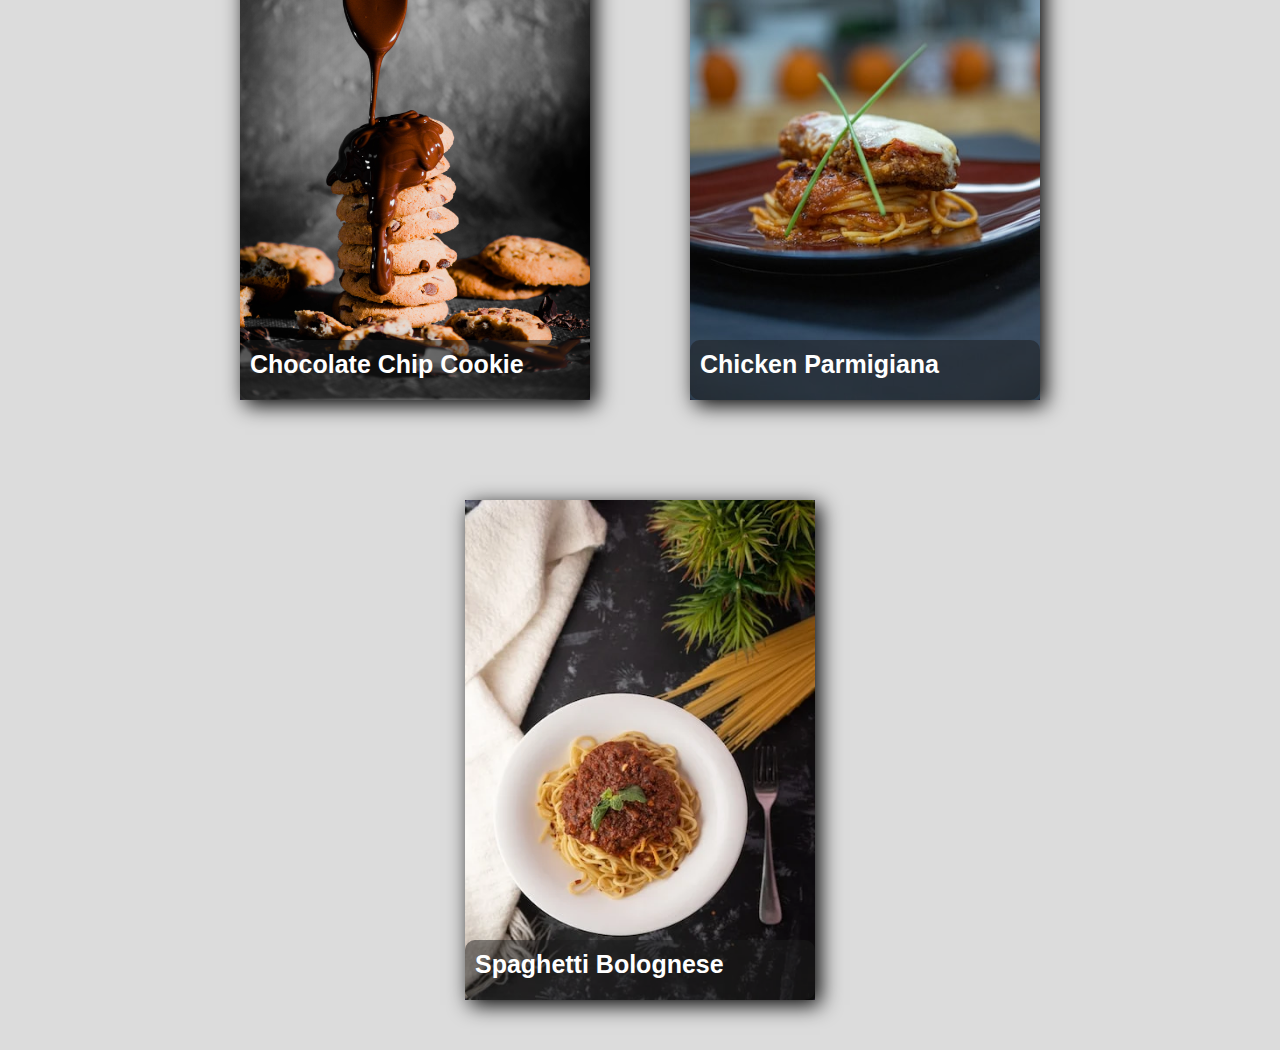
<file: index.html>
<!DOCTYPE html>
<html lang="en">
  <head>
    <meta charset="UTF-8" />
    <meta http-equiv="X-UA-Compatible" content="IE=edge" />
    <meta name="viewport" content="width=device-width, initial-scale=1.0" />
    <title>Odin-Recipes</title>
    <link rel="stylesheet" href="index.css" />
  </head>
  <body>
    <div class="container">
      <div class="cards">
        <img src="./images/Chocolate-chip.jpg" alt="Chocolate Chip Cookie" />
        <div class="detail">
          <h1>
            <a href="recipes/chocolate_chip_cookies.html">Chocolate Chip Cookie</a>
          </h1>
          <p>
            <a href="recipes/chocolate_chip_cookies.html">Beloved cookies, buttery dough, loaded with chocolate chips; a classic and irresistible treat.</a>
          </p>
        </div>
      </div>
      
      <div class="cards">
        <img src="./images/Parmegiana.jpeg" alt="Chicken Parmigiana" />
        <div class="detail">
          <h1>
            <a href="recipes/chicken_parmigiana.html">Chicken Parmigiana</a>
          </h1>
          <p>
            <a href="recipes/chicken_parmigiana.html">Italian-American breaded fried chicken, marinara sauce, melted cheese; a flavorful and hearty dish.</a>
          </p>
        </div>
      </div>
      
      <div class="cards">
        <img src="./images/spaghetti-bol.jpeg" alt="Spaghetti Bolognese" />
        <div class="detail">
          <h1>
            <a href="recipes/spaghetti_bolognese.html">Spaghetti Bolognese</a>
          </h1>
          <p>
            <a href="recipes/spaghetti_bolognese.html">Rich meat sauce served over spaghetti - a classic Italian pasta dish
              with comforting flavors.</a>
          </p>
        </div>
      </div>
      
    </div>
  </body>
</html>
</file>
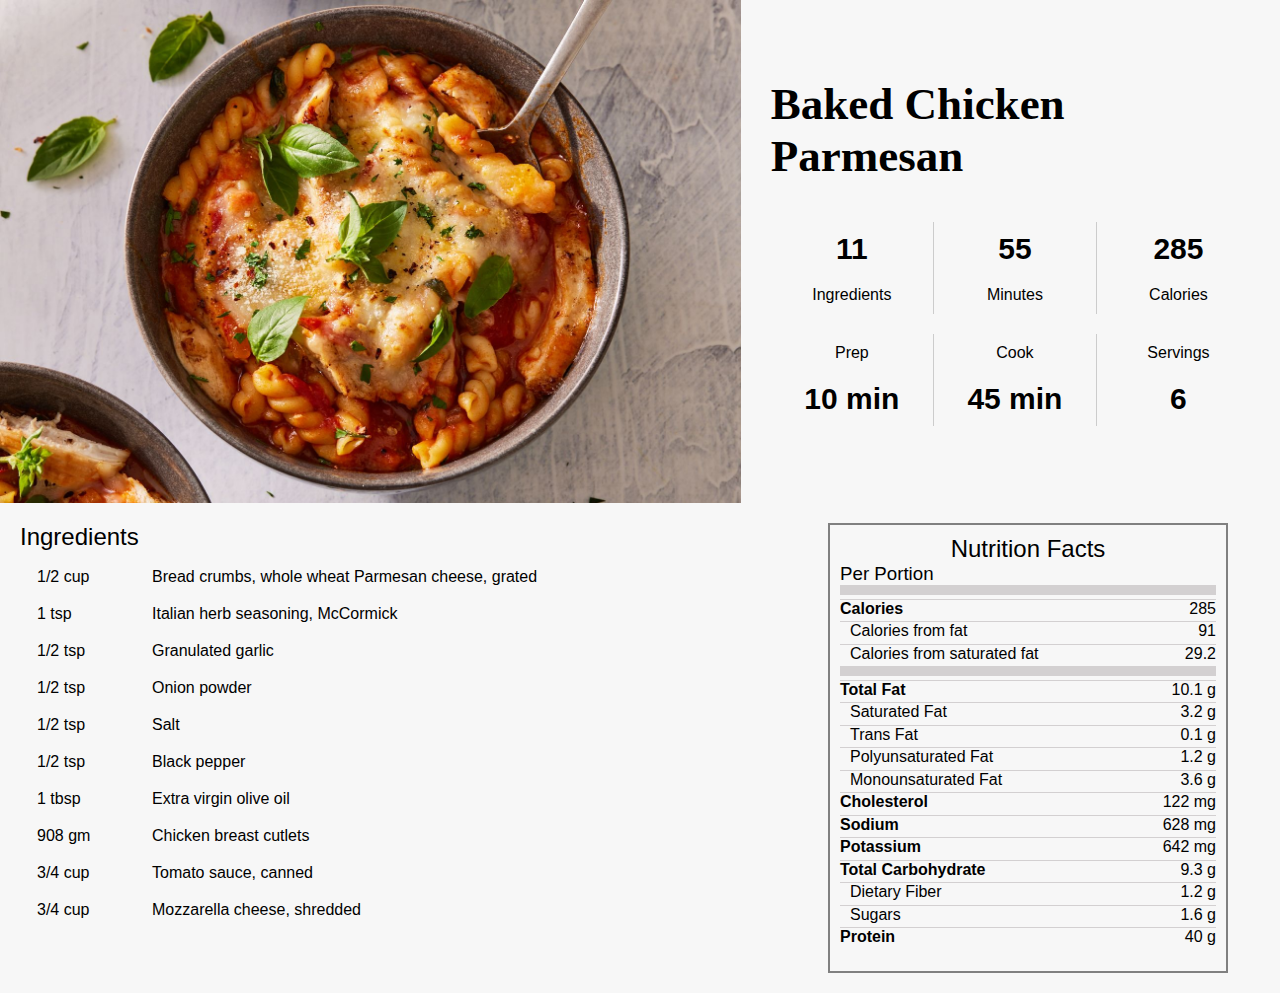
<file: recipes/chicken_parmigiana.html>
<!DOCTYPE html>
<html lang="en">
  <head>
    <meta charset="UTF-8" />
    <meta name="viewport" content="width=device-width, initial-scale=1.0" />
    <title>Chicken Parmigiana Recipe</title>
    <link rel="stylesheet" href="chicken_perm.css" />
  </head>
  <body>
    <div class="container">
      <div class="recipe_header">
        <img src="../images/chicken-parm.jpeg" alt="chicken Permigiana" />
        <div class="recipe_table">
          <h1>Baked Chicken Parmesan</h1>
          <table class="fit-width">
            <tbody>
              <tr class="stats">
                <td class="value">11</td>
                <td class="value">55</td>
                <td class="value">285</td>
              </tr>
              <tr class="stats">
                <td class="label">Ingredients</td>
                <td class="label">Minutes</td>
                <td class="label">Calories</td>
              </tr>
              <tr class="separator">
                <td colspan="3"></td>
              </tr>
              <tr class="stats">
                <td class="label">Prep</td>
                <td class="label">Cook</td>
                <td class="label">Servings</td>
              </tr>
              <tr class="stats">
                <td class="value">
                  <meta
                    property="prepTime"
                    itemprop="prepTime"
                    content="PT10M"
                  />10 min
                </td>
                <td class="value">
                  <meta
                    property="cookTime"
                    itemprop="cookTime"
                    content="PT45M"
                  />45 min
                </td>
                <td class="value">
                  <span property="recipeYield" itemprop="recipeYield">6</span>
                </td>
              </tr>
            </tbody>
          </table>
        </div>
      </div>

      <div class="recipe_details">
        <div class="ingredients">
          <h2>Ingredients</h2>
          <div class="ingredients_details">
            <div class="ingredients_items">
              <span class="measurement">1/2 cup</span>
              <span class="description">Bread crumbs, whole wheat
Parmesan cheese, grated</span>
            </div>
            <div class="ingredients_items">
              <span class="measurement">1 tsp</span>
              <span class="description">Italian herb seasoning, McCormick</span>
            </div>
            <div class="ingredients_items">
              <span class="measurement">1/2 tsp</span>
              <span class="description">Granulated garlic</span>
            </div>
            <div class="ingredients_items">
              <span class="measurement">1/2 tsp</span>
              <span class="description">Onion powder</span>
            </div>
            <div class="ingredients_items">
              <span class="measurement">1/2 tsp</span>
              <span class="description">Salt</span>
            </div>
            <div class="ingredients_items">
              <span class="measurement">1/2 tsp</span>
              <span class="description"> Black pepper</span>
            </div>
            <div class="ingredients_items">
              <span class="measurement">1 tbsp</span>
              <span class="description">Extra virgin olive oil</span>
            </div>
            <div class="ingredients_items">
              <span class="measurement">908 gm</span>
              <span class="description">Chicken breast cutlets</span>
            </div>
            <div class="ingredients_items">
              <span class="measurement">3/4 cup</span>
              <span class="description">Tomato sauce, canned</span>
            </div>
            <div class="ingredients_items">
              <span class="measurement">3/4 cup</span>
              <span class="description">Mozzarella cheese, shredded</span>
            </div>
          </div>
        </div>
        <div property="nutrition" class="nutrition-facts center-h">
          <h2>Nutrition Facts</h2>
          <h3>
            <span class="float-left">Per Portion</span>
            <span class="float-right"></span>
          </h3>
          <div class="thick-divider">    </div>

          <div class="value-level-0">
            <span class="label">Calories</span>
            <span class="right-float" property="calories" itemprop="calories">
                285
            </span>
          </div>

          <div class="value-level-1">
            <span class="label">Calories from fat</span>
            <span class="right-float">91</span>
          </div>

          <div class="value-level-1">
            <span class="label">Calories from saturated fat</span>
            <span class="right-float">29.2 </span>
          </div>

          <div class="thick-divider">   </div>

          <div class="value-level-0">
            <span class="label">Total Fat</span>
            <span
              class="right-float"
              property="fatContent"
              itemprop="fatContent"
              >10.1 g</span
            >
          </div>

          <div class="value-level-1">
            <span class="label">Saturated Fat</span>
            <span
              class="right-float"
              property="saturatedFatContent"
              itemprop="saturatedFatContent"
              >3.2 g</span
            >
          </div>

          <div class="value-level-1">
            <span class="label">Trans Fat</span>
            <span
              class="right-float"
              property="transFatContent"
              itemprop="transFatContent"
              >0.1 g</span
            >
          </div>

          <div class="value-level-1">
            <span class="label">Polyunsaturated Fat</span>
            <span class="right-float">1.2 g</span>
          </div>

          <div class="value-level-1">
            <span class="label">Monounsaturated Fat</span>
            <span class="right-float">3.6 g</span>
          </div>

          <div class="value-level-0">
            <span class="label">Cholesterol</span>
            <span
              class="right-float"
              property="cholesterolContent"
              itemprop="cholesterolContent"
              >122 mg</span
            >
          </div>

          <div class="value-level-0">
            <span class="label">Sodium</span>
            <span
              class="right-float"
              property="sodiumContent"
              itemprop="sodiumContent"
              >628 mg</span
            >
          </div>

          <div class="value-level-0">
            <span class="label">Potassium</span>
            <span class="right-float">642 mg</span>
          </div>

          <div class="value-level-0">
            <span class="label">Total Carbohydrate</span>
            <span
              class="right-float"
              property="carbohydrateContent"
              itemprop="carbohydrateContent"
              >9.3 g</span
            >
          </div>

          <div class="value-level-1">
            <span class="label">Dietary Fiber</span>
            <span
              class="right-float"
              property="fiberContent"
              itemprop="fiberContent"
              >1.2 g</span
            >
          </div>

          <div class="value-level-1">
            <span class="label">Sugars</span>
            <span
              class="right-float"
              property="sugarContent"
              itemprop="sugarContent"
              >1.6 g</span
            >
          </div>

          <div class="value-level-0">
            <span class="label">Protein</span>
            <span
              class="right-float"
              property="proteinContent"
              itemprop="proteinContent"
              >40 g</span
            >
          </div>
        </div>
      </div>
    </div>
  </body>
</html>
</file>
<file: index.css>
/* Set default styles for all elements */
* {
  margin: 0;
  padding: 0;
  font-family: sans-serif;
}

/* Center and align content vertically in the viewport */
body {
  display: flex;
  justify-content: center;
  height: 100vh;
  align-items: center;
  background: gainsboro;
}

/* Create a flex container for cards, allowing them to wrap */
.container {
  display: flex;
  flex-wrap: wrap; /* Allow cards to wrap when screen size changes */
  justify-content: center;
}

/* Define the card layout */
.cards {
  position: relative; /* Set cards to relative position */
  height: 500px;
  margin: 50px;
  background: #2a2438;
  box-shadow: 5px 5px 20px black;
}

/* Set styling for images within cards */
img {
  height: 500px;
  width: 350px;
  border-radius: 3px;
}

/* Style for the overlay detail on the card */
.detail {
  padding: 10px;
  height: 60px;
  width: 350px;
  box-sizing: border-box;
  background: rgb(27, 27, 27, 0.5);
  bottom: 0; /* Position at the bottom of the card */
  color: white;
  transition: 0.5s;
  position: absolute; /* Position absolutely within the card */
  border-radius: 10px;
  overflow: hidden; /* Prevent content from overflowing */
}

/* Style for the heading within the overlay detail */
.detail h1 {
  font-size: 25px;
}

/* Styling for links within the overlay detail */
.detail a {
  text-decoration: none;
  color: white;
}

/* Style for paragraphs within the overlay detail */
.detail p {
  padding: 10px 0;
  visibility: hidden; /* Hide the content initially */
  font-size: 18px;
  opacity: 0; /* Start with zero opacity */
}

/* Change cursor to pointer on card hover */
.cards:hover {
  cursor: pointer;
}

/* Animation on card hover to reveal the detail */
.cards:hover .detail {
  height: 140px;
  width: 350px;
  background: #000000b8;
  border-radius: 10px;
}

/* Show paragraph content on card hover */
.cards:hover p {
  visibility: visible;
  opacity: 1; /* Show the content */
}

/* Apply a slight rotation and scaling on hover */
.cards:hover img,
.cards:hover .detail {
  transform: scale(1, 1) rotate(-0.7deg);
}
</file>
<file: recipes/chicken_perm.css>
*,
*::before,
*::after {
  box-sizing: border-box;
  margin: 0;
  padding: 0;
}

img,
svg {
  display: block;
  max-width: 100%;
}

body {
  font-family: sans-serif;
  background-color: #f7f7f7;
}

.container {
  width: 100%;
  margin: 0 auto;
}

.recipe_header {
  display: grid;
  grid-template-columns: 1.4fr 1fr;
  grid-gap: 10px;
  background-color: #f7f7f7;;
}

.recipe_details {
    display: flex;
    flex-direction: column;
  }

.recipe_table {
    padding: 20px;
    width: 100%;
    display: flex;
    flex-direction: column;
    justify-content: center;
    align-items: center;
}


.recipe_table h1 {
    font-family: nyt-cheltenham,Georgia,'Times New Roman', Times, serif;
    font-weight: bold;
    font-size: 45px;
    margin-bottom: 30px;
  
}


table {
    width: 100%;
    border-collapse: collapse;
    margin-top: 10px;
    padding: 10px 0;
}

.stats   {
  display: grid;
  grid-template-columns: repeat(3, 1fr);
  justify-content: space-between;
  align-items: center;
}

td {
    padding: 10px 0;
    text-align: center;
    border-right: 1px solid #ccc;
}

td:last-of-type{
    border-right: none;
}


.value {
    font-weight: bold;
    font-size: 30px;
    padding: 10px 0;
}

.recipe_details {
  display: grid;
  grid-template-columns: 1.5fr 1fr;
  grid-gap: 20px;
}

.ingredients {
  margin: 20px;
}

.ingredients h2 {
  font-size: 1.5rem;
  font-weight: 400;
}

.ingredients_details {
  padding: 10px;
}

.ingredients_items {
  padding: 7px;
  font-weight: 200;
  display: flex;
  align-items: center;
  margin-bottom: 5px;
}

.measurement {
  margin-right: 25px; /* Adjust this value as needed */
  min-width: 90px; /* Set a minimum width to maintain spacing */
}

.description {
  flex-grow: 1; /* Allow description to expand and start on the same line */
}


.nutrition-facts {
    align-items: center;
    margin: 20px auto;
    padding: 10px;
    height: 450px;
    width: 400px;
    border: 2px solid gray;
}
 
.nutrition-facts h2 {
    font-weight: 100;
    text-align: center;
}

.float-left {
    font-weight: 350;
}
.thick-divider {
    padding: 5px;
    background: rgba(130, 118, 124, 0.3);
}

.value-level-1,
.value-level-0 {
    border-top: 1px solid rgba(130, 118, 124, 0.3);
    margin:3.5px 0;
}

.value-level-0 .label {
    font-weight: bold;
}

.value-level-1,
.right-float {
    font-weight: lighter;
}

.value-level-1 .label {
    padding: 0 10px;
    font-weight: lighter;
}
.right-float {
    float: right;
}
</file>
